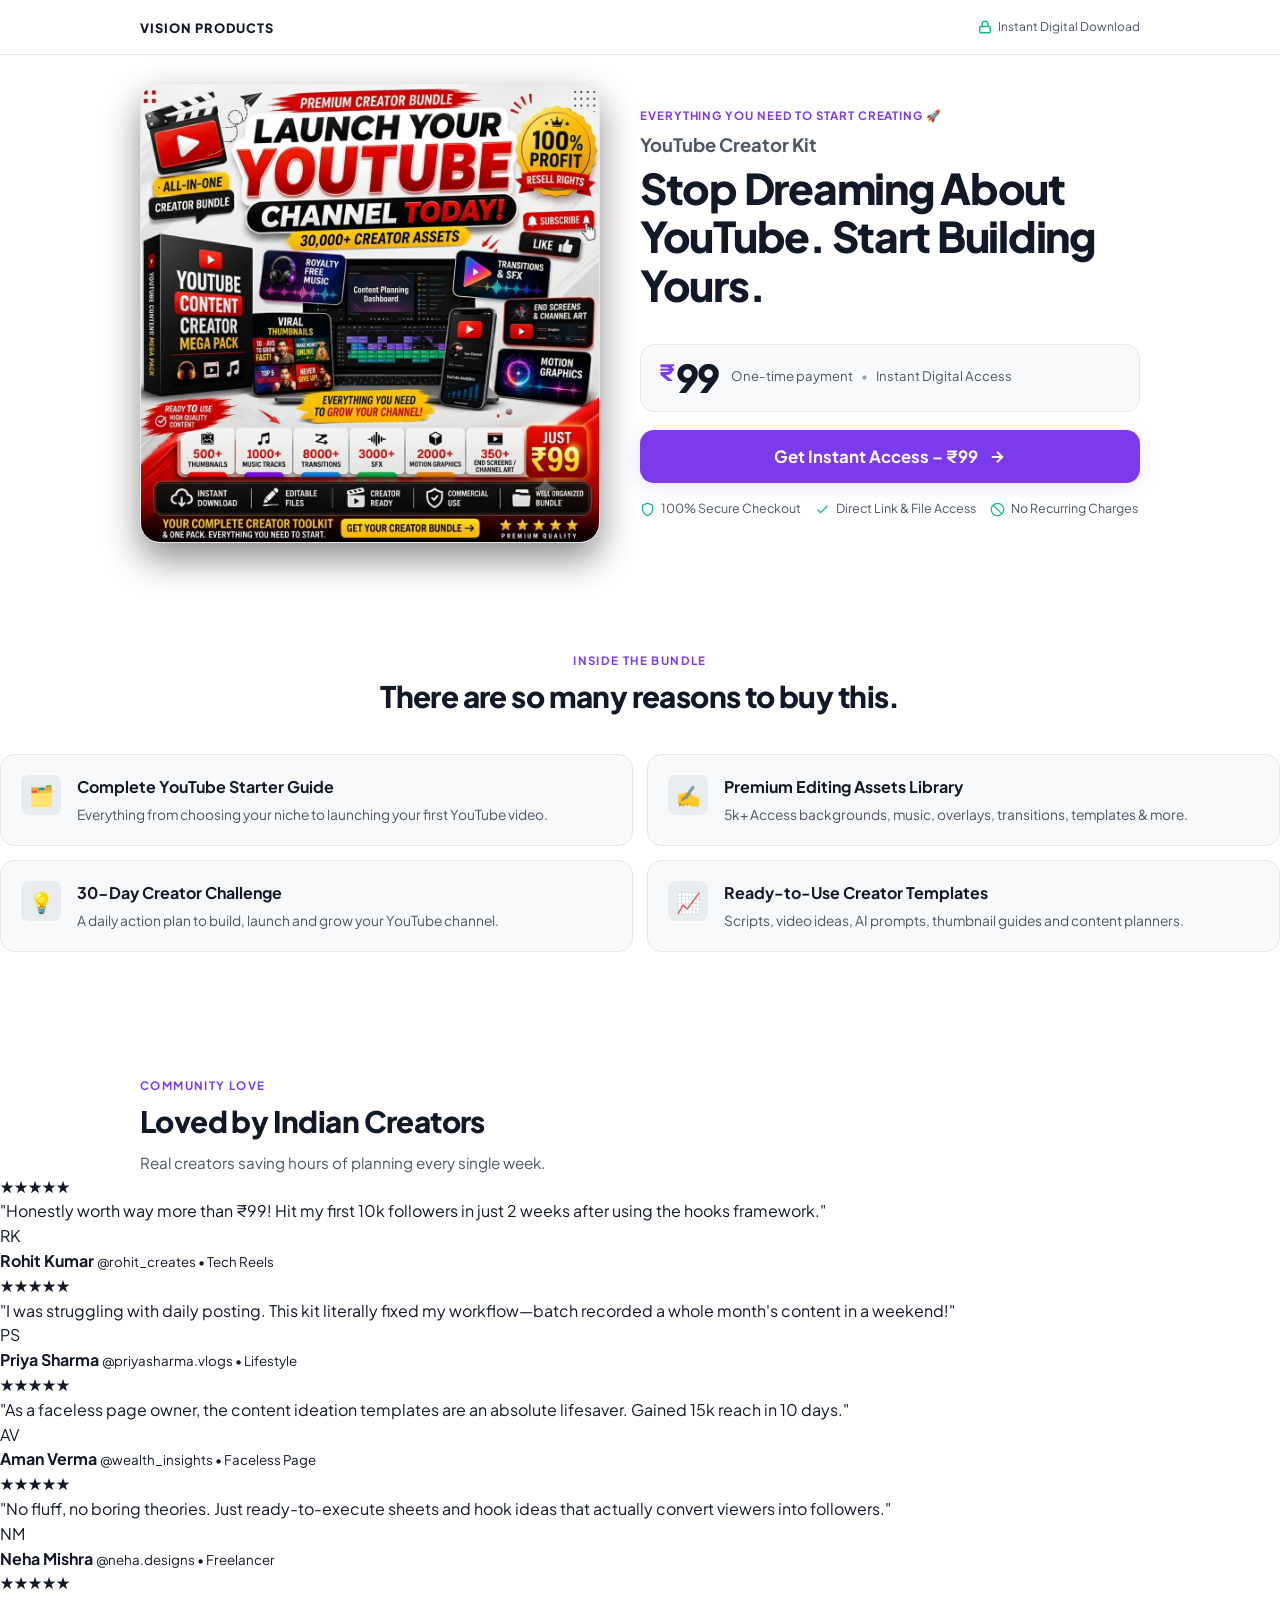
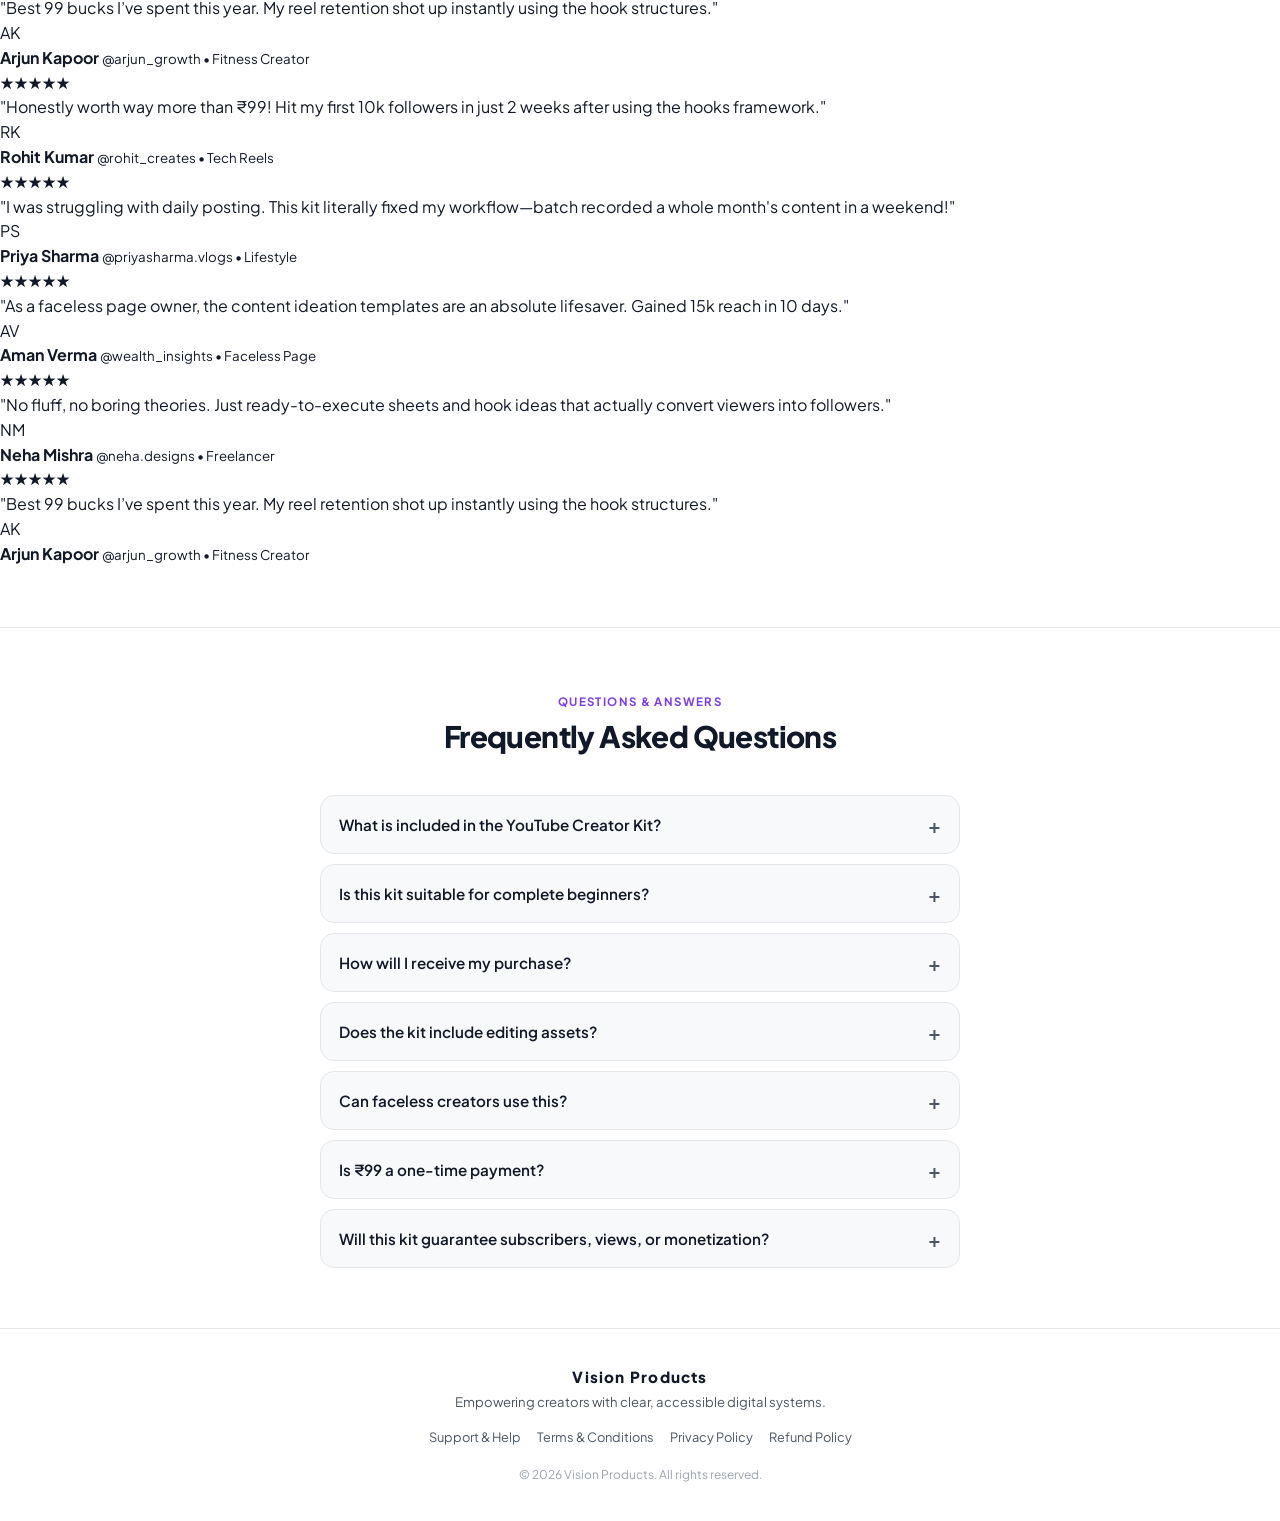
<file: index.html>
<!DOCTYPE html>
<html lang="en">
<head>
  <meta charset="UTF-8">
  <meta name="viewport" content="width=device-width, initial-scale=1.0">
  <title>Universal Creator Kit – Vision Products</title>
  <meta name="description" content="Plan content, organize ideas, and build a consistent posting workflow without starting from zero. Ready-to-use digital resources for ₹99.">
  
  <!-- Preconnect and Fonts -->
  <link rel="preconnect" href="https://fonts.googleapis.com">
  <link rel="preconnect" href="https://fonts.gstatic.com" crossorigin>
  <link href="https://fonts.googleapis.com/css2?family=Plus+Jakarta+Sans:wght@400;500;600;700;800&display=swap" rel="stylesheet">
  
  <!-- Stylesheet -->
  <link rel="stylesheet" href="style3.css">

  <!-- Meta Pixel Code -->
<script>
!function(f,b,e,v,n,t,s)
{if(f.fbq)return;n=f.fbq=function(){n.callMethod?
n.callMethod.apply(n,arguments):n.queue.push(arguments)};
if(!f._fbq)f._fbq=n;n.push=n;n.loaded=!0;n.version='2.0';
n.queue=[];t=b.createElement(e);t.async=!0;
t.src=v;s=b.getElementsByTagName(e)[0];
s.parentNode.insertBefore(t,s)}(window, document,'script',
'https://connect.facebook.net/en_US/fbevents.js');
fbq('init', '3309897899209915');
fbq('track', 'PageView');
</script>
<noscript><img height="1" width="1" style="display:none"
src="https://www.facebook.com/tr?id=3309897899209915&ev=PageView&noscript=1"
/></noscript>
<!-- End Meta Pixel Code -->
</head>
<body>

  <!-- Top Navigation -->
  <header class="header">
    <div class="container header-inner">
      <div class="brand">
        <span class="brand-badge">VISION PRODUCTS</span>
      </div>
      <div class="header-secure">
        <svg width="14" height="14" viewBox="0 0 24 24" fill="none" stroke="currentColor" stroke-width="2.5"><rect x="3" y="11" width="18" height="11" rx="2" ry="2"></rect><path d="M7 11V7a5 5 0 0 1 10 0v4"></path></svg>
        <span>Instant Digital Download</span>
      </div>
    </div>
  </header>

  <main>
    <!-- SECTION 1: HERO / PRODUCT OFFER -->
    <section class="hero-section" id="hero">
      <div class="container hero-container">
        
        <!-- 1:1 Creative Visual -->
        <div class="hero-visual-wrapper">
          <div class="image-aspect-box">
            <img 
              id="hero-product-img" 
              src="yt1.png" 
              alt="Universal Creator Kit – Visual Preview" 
              width="600" 
              height="600"
              loading="eager"
            >
          </div>
        </div>

        <!-- Offer Details -->
        <div class="hero-details">
          <span class="tag">Everything You Need to Start Creating 🚀</span>
          <h1 class="product-title">YouTube Creator Kit</h1>
          <p class="hero-headline">Stop Dreaming About YouTube. Start Building Yours.</p>
          <p class="hero-subheadline">
            
          </p>

          <!-- Pricing Block -->
          <div class="price-box">
            <div class="price-main">
              <span class="currency">₹</span>
              <span class="amount" id="display-price">99</span>
            </div>
            <div class="price-meta">
              <span class="price-type">One-time payment</span>
              <span class="price-dot">•</span>
              <span class="price-format">Instant Digital Access</span>
            </div>
          </div>

          <!-- Primary CTA Button -->
          <button class="btn btn-primary btn-cta js-buy-btn" aria-label="Get Instant Access for 99 Rupees">
            <span>Get Instant Access – ₹<span class="btn-price">99</span></span>
            <svg width="18" height="18" viewBox="0 0 24 24" fill="none" stroke="currentColor" stroke-width="2.5"><line x1="5" y1="12" x2="19" y2="12"></line><polyline points="12 5 19 12 12 19"></polyline></svg>
          </button>

          <!-- Micro-Trust Badges -->
          <div class="trust-list">
            <div class="trust-item">
              <svg width="15" height="15" viewBox="0 0 24 24" fill="none" stroke="currentColor" stroke-width="2"><path d="M12 22s8-4 8-10V5l-8-3-8 3v7c0 6 8 10 8 10z"></path></svg>
              <span>100% Secure Checkout</span>
            </div>
            <div class="trust-item">
              <svg width="15" height="15" viewBox="0 0 24 24" fill="none" stroke="currentColor" stroke-width="2"><polyline points="20 6 9 17 4 12"></polyline></svg>
              <span>Direct Link & File Access</span>
            </div>
            <div class="trust-item">
              <svg width="15" height="15" viewBox="0 0 24 24" fill="none" stroke="currentColor" stroke-width="2"><circle cx="12" cy="12" r="10"></circle><line x1="4.93" y1="4.93" x2="19.07" y2="19.07"></line></svg>
              <span>No Recurring Charges</span>
            </div>
          </div>

        </div>
      </div>
    </section>

    

    <!-- SECTION 3: WHAT YOU'LL GET -->
    <section class="section what-you-get">
      
        <div class="section-header">
          <span class="section-label">INSIDE THE BUNDLE</span>
          <h2 class="section-title">There are so many reasons to buy this.</h2>
          <p class="section-desc"></p>
        </div>

        <!-- Dynamic Content injected via script.js -->
        <div class="contents-grid" id="product-contents-grid"></div>

        
    </section>

    

    

    <!-- SECTION 6: TESTIMONIALS (Hidden by default until verified reviews are added) -->
    <section class="section section-bordered testimonials-section" id="testimonials" style="display: none;">
      <div class="container">
        <div class="section-header">
          <span class="section-label">COMMUNITY FEEDBACK</span>
          <h2 class="section-title">What Creators Are Saying.</h2>
        </div>

        <div class="testimonials-grid">
          <!-- Placeholder Card 1 -->
          <div class="testimonial-card">
            <p class="review-text">"Placeholder: Paste verified customer feedback here once received."</p>
            <div class="reviewer-meta">
              <div class="reviewer-avatar">C</div>
              <div>
                <strong>Creator Name</strong>
                <span class="verified-tag">Verified Purchase</span>
              </div>
            </div>
          </div>
        </div>
      </div>
    </section>

        <!-- AUTO INFINITE SCROLLING TESTIMONIALS -->
    <section class="section testimonials-ticker-section">
      <div class="container text-center">
        <span class="section-label">COMMUNITY LOVE</span>
        <h2 class="section-title">Loved by Indian Creators</h2>
        <p class="section-desc">Real creators saving hours of planning every single week.</p>
      </div>

      <!-- Marquee Carousel Wrapper -->
      <div class="ticker-wrapper">
        <div class="ticker-track">
          
          <!-- Card 1 -->
          <div class="ticker-card">
            <div class="ticker-stars">★★★★★</div>
            <p class="ticker-quote">"Honestly worth way more than ₹99! Hit my first 10k followers in just 2 weeks after using the hooks framework."</p>
            <div class="ticker-author">
              <span class="ticker-avatar">RK</span>
              <div>
                <strong>Rohit Kumar</strong>
                <small>@rohit_creates • Tech Reels</small>
              </div>
            </div>
          </div>

          <!-- Card 2 -->
          <div class="ticker-card">
            <div class="ticker-stars">★★★★★</div>
            <p class="ticker-quote">"I was struggling with daily posting. This kit literally fixed my workflow—batch recorded a whole month's content in a weekend!"</p>
            <div class="ticker-author">
              <span class="ticker-avatar">PS</span>
              <div>
                <strong>Priya Sharma</strong>
                <small>@priyasharma.vlogs • Lifestyle</small>
              </div>
            </div>
          </div>

          <!-- Card 3 -->
          <div class="ticker-card">
            <div class="ticker-stars">★★★★★</div>
            <p class="ticker-quote">"As a faceless page owner, the content ideation templates are an absolute lifesaver. Gained 15k reach in 10 days."</p>
            <div class="ticker-author">
              <span class="ticker-avatar">AV</span>
              <div>
                <strong>Aman Verma</strong>
                <small>@wealth_insights • Faceless Page</small>
              </div>
            </div>
          </div>

          <!-- Card 4 -->
          <div class="ticker-card">
            <div class="ticker-stars">★★★★★</div>
            <p class="ticker-quote">"No fluff, no boring theories. Just ready-to-execute sheets and hook ideas that actually convert viewers into followers."</p>
            <div class="ticker-author">
              <span class="ticker-avatar">NM</span>
              <div>
                <strong>Neha Mishra</strong>
                <small>@neha.designs • Freelancer</small>
              </div>
            </div>
          </div>

          <!-- Card 5 -->
          <div class="ticker-card">
            <div class="ticker-stars">★★★★★</div>
            <p class="ticker-quote">"Best 99 bucks I’ve spent this year. My reel retention shot up instantly using the hook structures."</p>
            <div class="ticker-author">
              <span class="ticker-avatar">AK</span>
              <div>
                <strong>Arjun Kapoor</strong>
                <small>@arjun_growth • Fitness Creator</small>
              </div>
            </div>
          </div>

          <!-- ================= DUPLICATE SET FOR INFINITE SEAMLESS LOOP ================= -->
          
          <div class="ticker-card" aria-hidden="true">
            <div class="ticker-stars">★★★★★</div>
            <p class="ticker-quote">"Honestly worth way more than ₹99! Hit my first 10k followers in just 2 weeks after using the hooks framework."</p>
            <div class="ticker-author">
              <span class="ticker-avatar">RK</span>
              <div>
                <strong>Rohit Kumar</strong>
                <small>@rohit_creates • Tech Reels</small>
              </div>
            </div>
          </div>

          <div class="ticker-card" aria-hidden="true">
            <div class="ticker-stars">★★★★★</div>
            <p class="ticker-quote">"I was struggling with daily posting. This kit literally fixed my workflow—batch recorded a whole month's content in a weekend!"</p>
            <div class="ticker-author">
              <span class="ticker-avatar">PS</span>
              <div>
                <strong>Priya Sharma</strong>
                <small>@priyasharma.vlogs • Lifestyle</small>
              </div>
            </div>
          </div>

          <div class="ticker-card" aria-hidden="true">
            <div class="ticker-stars">★★★★★</div>
            <p class="ticker-quote">"As a faceless page owner, the content ideation templates are an absolute lifesaver. Gained 15k reach in 10 days."</p>
            <div class="ticker-author">
              <span class="ticker-avatar">AV</span>
              <div>
                <strong>Aman Verma</strong>
                <small>@wealth_insights • Faceless Page</small>
              </div>
            </div>
          </div>

          <div class="ticker-card" aria-hidden="true">
            <div class="ticker-stars">★★★★★</div>
            <p class="ticker-quote">"No fluff, no boring theories. Just ready-to-execute sheets and hook ideas that actually convert viewers into followers."</p>
            <div class="ticker-author">
              <span class="ticker-avatar">NM</span>
              <div>
                <strong>Neha Mishra</strong>
                <small>@neha.designs • Freelancer</small>
              </div>
            </div>
          </div>

          <div class="ticker-card" aria-hidden="true">
            <div class="ticker-stars">★★★★★</div>
            <p class="ticker-quote">"Best 99 bucks I’ve spent this year. My reel retention shot up instantly using the hook structures."</p>
            <div class="ticker-author">
              <span class="ticker-avatar">AK</span>
              <div>
                <strong>Arjun Kapoor</strong>
                <small>@arjun_growth • Fitness Creator</small>
              </div>
            </div>
          </div>

        </div>
      </div>
    </section>


    <!-- SECTION 8: FAQ ACCORDION -->
    <section class="section section-bordered faq-section">
      <div class="container faq-container">
        <div class="section-header">
          <span class="section-label">QUESTIONS & ANSWERS</span>
          <h2 class="section-title">Frequently Asked Questions</h2>
        </div>

        <div class="faq-list">
          
          <div class="faq-item">
            <button class="faq-question" aria-expanded="false">
              <span>What is included in the YouTube Creator Kit?</span>
              <span class="faq-arrow">+</span>
            </button>
            <div class="faq-answer">
              <p>The kit includes a complete beginner-to-creator roadmap, niche selection guide, channel branding tutorials, video creation strategies, editing resources, ready-to-use templates, thumbnail guidance, and a structured 30-day YouTube launch planner.</p>
            </div>
          </div>

          <div class="faq-item">
            <button class="faq-question" aria-expanded="false">
              <span>Is this kit suitable for complete beginners?</span>
              <span class="faq-arrow">+</span>
            </button>
            <div class="faq-answer">
              <p>Absolutely! Even if you've never created a YouTube channel before, this kit guides you step by step—from choosing your niche and creating your channel to editing and publishing your first video.</p>
            </div>
          </div>

          <div class="faq-item">
            <button class="faq-question" aria-expanded="false">
              <span>How will I receive my purchase?</span>
              <span class="faq-arrow">+</span>
            </button>
            <div class="faq-answer">
              <p>Immediately after successful checkout on Razorpay, you will be redirected to the official download page. A copy of the download details is also sent to your entered email.</p>
            </div>
          </div>

          <div class="faq-item">
            <button class="faq-question" aria-expanded="false">
              <span>Does the kit include editing assets?</span>
              <span class="faq-arrow">+</span>
            </button>
            <div class="faq-answer">
              <p>Yes! You'll receive access to our editing assets library, featuring resources such as backgrounds, music, sound effects, overlays, transitions, templates, and more. Individual asset usage is subject to its applicable license.</p>
            </div>
          </div>

          <div class="faq-item">
            <button class="faq-question" aria-expanded="false">
              <span>Can faceless creators use this?</span>
              <span class="faq-arrow">+</span>
            </button>
            <div class="faq-answer">
              <p>Absolutely. The planning frameworks and idea categorization methods apply equally whether you show your face or run faceless voiceover and curation accounts.</p>
            </div>
          </div>

          <div class="faq-item">
            <button class="faq-question" aria-expanded="false">
              <span>Is ₹99 a one-time payment?</span>
              <span class="faq-arrow">+</span>
            </button>
            <div class="faq-answer">
              <p>Yes, completely. There are no monthly subscriptions, hidden memberships, or automatic renewals.</p>
            </div>
          </div>

                    <div class="faq-item">
            <button class="faq-question" aria-expanded="false">
              <span>Will this kit guarantee subscribers, views, or monetization?</span>
              <span class="faq-arrow">+</span>
            </button>
            <div class="faq-answer">
              <p>Probably Yup, kit can guarantee YouTube success. However, our Creator Kit provides the tools, resources, strategies, and structured guidance to help you start confidently, avoid common beginner mistakes, and build a foundation for long-term growth.</p>
            </div>
          </div>


          

        </div>
      </div>
    </section>
  </main>

  <!-- SECTION 9: FOOTER -->
  <footer class="footer">
    <div class="container footer-inner">
      <div class="footer-brand">Vision Products</div>
      <p class="footer-sub">Empowering creators with clear, accessible digital systems.</p>
      
      <div class="footer-links">
        <a href="https://visionmakes.netlify.app/coming-soon.html">Support & Help</a>
        <a href="https://visionmakes.netlify.app/coming-soon.html">Terms & Conditions</a>
        <a href="https://visionmakes.netlify.app/coming-soon.html">Privacy Policy</a>
        <a href="https://visionmakes.netlify.app/coming-soon.html">Refund Policy</a>
      </div>

      <div class="footer-copy">
        © 2026 Vision Products. All rights reserved.
      </div>
    </div>
  </footer>

  <!-- MOBILE STICKY BOTTOM PURCHASE BAR -->
  <div class="mobile-sticky-bar" id="mobileStickyBar">
    <div class="sticky-bar-content">
      <div class="sticky-price-info">
        <span class="sticky-label">One-Time Access</span>
        <span class="sticky-price">₹99</span>
      </div>
      <button class="btn btn-primary sticky-btn js-buy-btn" aria-label="Buy Universal Creator Kit Now">
        <span>Buy Now →</span>
      </button>
    </div>
  </div>

  

  <!-- JavaScript -->
  <script src="script3.js"></script>
</body>
</html>
</file>
<file: style3.css>
/* ========================================================
   CSS RESET & DESIGN TOKENS
   Apple-clean, D2C dark-mode theme with subtle purple accents
   ======================================================== */
:root {
  /* Clean White Theme Backgrounds */
  --bg-primary: #ffffff;
  --bg-surface: #f8f9fa;
  --bg-surface-elevated: #f1f3f5;
  --bg-subtle: #e9ecef;
  
  /* Text Colors for White Background */
  --text-main: #111827;
  --text-muted: #4b5563;
  --text-dark: #9ca3af;

  /* Accent Purple */
  --accent-purple: #7c3aed;
  --accent-purple-hover: #6d28d9;
  --accent-purple-glow: rgba(124, 58, 237, 0.15);

  /* Subtle Borders & Shadows */
  --border-subtle: #e5e7eb;
  --border-focus: rgba(124, 58, 237, 0.4);

  --font-family: 'Plus Jakarta Sans', -apple-system, BlinkMacSystemFont, "Segoe UI", Roboto, sans-serif;
  
  --radius-sm: 8px;
  --radius-md: 14px;
  --radius-lg: 20px;
  
  --max-w-content: 1040px;
  --transition-fast: 0.18s ease-in-out;
}


*, *::before, *::after {
  box-sizing: border-box;
  margin: 0;
  padding: 0;
}

html {
  font-family: var(--font-family);
  background-color: var(--bg-primary);
  color: var(--text-main);
  scroll-behavior: smooth;
  -webkit-font-smoothing: antialiased;
  -moz-osx-font-smoothing: grayscale;
}

body {
  line-height: 1.55;
  padding-bottom: 78px; /* space for mobile sticky bar */
}

@media (min-width: 769px) {
  body {
    padding-bottom: 0;
  }
}

img {
  max-width: 100%;
  display: block;
}

/* ========================================================
   LAYOUT & CONTAINERS
   ======================================================== */
.container {
  width: 100%;
  max-width: var(--max-w-content);
  margin: 0 auto;
  padding: 0 20px;
}

.section {
  padding: 60px 0;
}

.section-bordered {
  border-top: 1px solid var(--border-subtle);
}

.section-header {
  text-align: center;
  max-width: 620px;
  margin: 0 auto 40px auto;
}

.section-label {
  display: inline-block;
  font-size: 0.72rem;
  letter-spacing: 0.12em;
  font-weight: 700;
  color: var(--accent-purple);
  margin-bottom: 8px;
  text-transform: uppercase;
}

.section-title {
  font-size: 1.85rem;
  font-weight: 800;
  line-height: 1.22;
  letter-spacing: -0.02em;
  color: var(--text-main);
  margin-bottom: 12px;
}

.section-desc {
  font-size: 0.95rem;
  color: var(--text-muted);
}

/* ========================================================
   HEADER
   ======================================================== */
.header {
  border-bottom: 1px solid var(--border-subtle);
  background: rgba(255, 255, 255, 0.88); /* Changed to white blur */
  backdrop-filter: blur(12px);
  -webkit-backdrop-filter: blur(12px);
  position: sticky;
  top: 0;
  z-index: 50;
}


.header-inner {
  height: 54px;
  display: flex;
  align-items: center;
  justify-content: space-between;
}

.brand-badge {
  font-size: 0.8rem;
  font-weight: 800;
  letter-spacing: 0.08em;
  color: var(--text-main);
}

.header-secure {
  display: flex;
  align-items: center;
  gap: 6px;
  font-size: 0.75rem;
  color: var(--text-muted);
}

.header-secure svg {
  color: #10b981;
}

/* ========================================================
   HERO / PRODUCT OFFER SECTION
   ======================================================== */
.hero-section {
  padding: 28px 0 44px 0;
}

.hero-container {
  display: flex;
  flex-direction: column;
  gap: 28px;
  align-items: center;
}

/* 1:1 Creative Container */
.hero-visual-wrapper {
  width: 100%;
  max-width: 440px; /* balanced desktop bounds */
  margin: 0 auto;
}

.image-aspect-box {
  width: 100%;
  aspect-ratio: 1 / 1;
  position: relative;
  background-color: var(--bg-surface);
  border-radius: var(--radius-lg);
  overflow: hidden;
  border: 1px solid var(--border-subtle);
  box-shadow: 0 16px 36px rgba(0, 0, 0, 0.45);
}

.image-aspect-box img {
  width: 100%;
  height: 100%;
  object-fit: cover;
}

/* Offer Content */
.hero-details {
  width: 100%;
  max-width: 520px;
  display: flex;
  flex-direction: column;
  text-align: left;
}

.tag {
  display: inline-block;
  font-size: 0.72rem;
  font-weight: 700;
  color: var(--accent-purple);
  text-transform: uppercase;
  letter-spacing: 0.08em;
  margin-bottom: 6px;
}

.product-title {
  font-size: 1.15rem;
  font-weight: 700;
  color: var(--text-muted);
  margin-bottom: 4px;
}

.hero-headline {
  font-size: 2.15rem;
  font-weight: 800;
  line-height: 1.15;
  letter-spacing: -0.03em;
  color: var(--text-main);
  margin-bottom: 12px;
}

.hero-subheadline {
  font-size: 0.96rem;
  color: var(--text-muted);
  line-height: 1.5;
  margin-bottom: 22px;
}

/* Price Display */
.price-box {
  display: flex;
  align-items: baseline;
  gap: 12px;
  background: var(--bg-surface);
  padding: 14px 18px;
  border-radius: var(--radius-md);
  border: 1px solid var(--border-subtle);
  margin-bottom: 18px;
}

.price-main {
  display: flex;
  align-items: flex-start;
  font-weight: 800;
  color: var(--text-main);
}

.currency {
  font-size: 1.4rem;
  line-height: 1.2;
  margin-right: 2px;
  color: var(--accent-purple);
}

.amount {
  font-size: 2.4rem;
  line-height: 1;
  letter-spacing: -0.04em;
}

.price-meta {
  display: flex;
  align-items: center;
  gap: 8px;
  font-size: 0.82rem;
  color: var(--text-muted);
}

.price-dot {
  color: var(--text-dark);
}

/* Buttons */
.btn {
  display: inline-flex;
  align-items: center;
  justify-content: center;
  gap: 10px;
  border: none;
  cursor: pointer;
  font-family: inherit;
  font-weight: 700;
  border-radius: var(--radius-md);
  text-decoration: none;
  transition: transform var(--transition-fast), background-color var(--transition-fast), box-shadow var(--transition-fast);
}

.btn:active {
  transform: scale(0.98);
}

.btn-primary {
  background-color: var(--accent-purple);
  color: #ffffff;
  padding: 16px 24px;
  font-size: 1.05rem;
  box-shadow: 0 4px 18px var(--accent-purple-glow);
  width: 100%;
}

.btn-primary:hover {
  background-color: var(--accent-purple-hover);
}

.btn-secondary {
  background-color: var(--bg-surface-elevated);
  border: 1px solid var(--border-subtle);
  color: var(--text-main);
  padding: 14px 24px;
  font-size: 0.95rem;
}

.btn-secondary:hover {
  border-color: var(--accent-purple);
}

.btn-lg {
  padding: 18px 28px;
  font-size: 1.15rem;
}

/* Micro-Trust Badges */
.trust-list {
  display: flex;
  flex-wrap: wrap;
  justify-content: flex-start;
  gap: 14px;
  margin-top: 16px;
}

.trust-item {
  display: flex;
  align-items: center;
  gap: 6px;
  font-size: 0.78rem;
  color: var(--text-muted);
}

.trust-item svg {
  color: #10b981;
}

/* ========================================================
   SECTION 2: PROBLEMS & SOLUTION
   ======================================================== */
.problem-grid {
  display: grid;
  grid-template-columns: 1fr;
  gap: 14px;
}

.problem-card {
  background: var(--bg-surface);
  border: 1px solid var(--border-subtle);
  border-radius: var(--radius-md);
  padding: 22px;
}

.problem-icon {
  font-size: 1.6rem;
  margin-bottom: 12px;
}

.problem-card h3 {
  font-size: 1.05rem;
  font-weight: 700;
  margin-bottom: 6px;
  color: var(--text-main);
}

.problem-card p {
  font-size: 0.88rem;
  color: var(--text-muted);
}

.solution-highlight {
  margin-top: 24px;
  padding: 20px;
  border-radius: var(--radius-md);
  background: var(--bg-surface-elevated);
  border-left: 3px solid var(--accent-purple);
}

.solution-lead {
  font-size: 0.92rem;
  color: var(--text-main);
  line-height: 1.5;
}

/* ========================================================
   SECTION 3: WHAT YOU'LL GET (DYNAMIC CARDS)
   ======================================================== */
.contents-grid {
  display: grid;
  grid-template-columns: 1fr;
  gap: 14px;
}

.content-card {
  background: var(--bg-surface);
  border: 1px solid var(--border-subtle);
  border-radius: var(--radius-md);
  padding: 20px;
  display: flex;
  align-items: flex-start;
  gap: 16px;
}

.content-card-icon {
  width: 40px;
  height: 40px;
  border-radius: var(--radius-sm);
  background: var(--bg-subtle);
  display: flex;
  align-items: center;
  justify-content: center;
  font-size: 1.25rem;
  flex-shrink: 0;
}

.content-card-text h3 {
  font-size: 1rem;
  font-weight: 700;
  margin-bottom: 4px;
}

.content-card-text p {
  font-size: 0.86rem;
  color: var(--text-muted);
}

.mid-cta-wrapper {
  margin-top: 36px;
  text-align: center;
}

/* ========================================================
   SECTION 4: PRODUCT PREVIEWS & LIGHTBOX
   ======================================================== */
.preview-gallery {
  display: grid;
  grid-template-columns: 1fr;
  gap: 18px;
}

.preview-card {
  background: var(--bg-surface);
  border: 1px solid var(--border-subtle);
  border-radius: var(--radius-md);
  padding: 12px;
  cursor: pointer;
  transition: border-color var(--transition-fast), transform var(--transition-fast);
}

.preview-card:hover {
  border-color: var(--border-focus);
  transform: translateY(-2px);
}

.preview-thumb-box {
  width: 100%;
  aspect-ratio: 16 / 10;
  background: var(--bg-primary);
  border-radius: var(--radius-sm);
  overflow: hidden;
  position: relative;
  display: flex;
  align-items: center;
  justify-content: center;
}

.preview-thumb-box img {
  width: 100%;
  height: 100%;
  object-fit: cover;
}

.preview-zoom-badge {
  position: absolute;
  bottom: 8px;
  right: 8px;
  background: rgba(0, 0, 0, 0.7);
  color: #fff;
  font-size: 0.72rem;
  font-weight: 600;
  padding: 4px 8px;
  border-radius: 4px;
  backdrop-filter: blur(4px);
}

.preview-caption {
  display: block;
  font-size: 0.85rem;
  font-weight: 600;
  color: var(--text-muted);
  margin-top: 10px;
  text-align: center;
}

/* Lightbox Modal */
.lightbox {
  position: fixed;
  inset: 0;
  z-index: 100;
  display: none;
  align-items: center;
  justify-content: center;
}

.lightbox.active {
  display: flex;
}

.lightbox-overlay {
  position: absolute;
  inset: 0;
  background: rgba(0, 0, 0, 0.88);
  backdrop-filter: blur(8px);
}

.lightbox-content {
  position: relative;
  z-index: 101;
  max-width: 90vw;
  max-height: 85vh;
}

.lightbox-content img {
  max-width: 100%;
  max-height: 85vh;
  border-radius: var(--radius-md);
  border: 1px solid var(--border-subtle);
  box-shadow: 0 20px 40px rgba(0,0,0,0.8);
}

.lightbox-close {
  position: absolute;
  top: -42px;
  right: 0;
  background: transparent;
  border: none;
  color: #ffffff;
  font-size: 2rem;
  cursor: pointer;
  line-height: 1;
}

/* ========================================================
   SECTION 5: WHO IS THIS FOR?
   ======================================================== */
.audience-grid {
  display: grid;
  grid-template-columns: 1fr;
  gap: 14px;
}

.audience-card {
  background: var(--bg-surface);
  border: 1px solid var(--border-subtle);
  border-radius: var(--radius-md);
  padding: 20px;
}

.audience-check {
  display: inline-flex;
  align-items: center;
  justify-content: center;
  width: 24px;
  height: 24px;
  border-radius: 50%;
  background: var(--accent-purple-glow);
  color: var(--accent-purple);
  font-size: 0.82rem;
  font-weight: 800;
  margin-bottom: 12px;
}

.audience-card h3 {
  font-size: 1.05rem;
  font-weight: 700;
  margin-bottom: 6px;
}

.audience-card p {
  font-size: 0.88rem;
  color: var(--text-muted);
}

/* ========================================================
   SECTION 6: TESTIMONIALS
   ======================================================== */
.testimonials-grid {
  display: grid;
  grid-template-columns: 1fr;
  gap: 16px;
}

.testimonial-card {
  background: var(--bg-surface);
  border: 1px solid var(--border-subtle);
  border-radius: var(--radius-md);
  padding: 20px;
}

.review-text {
  font-size: 0.92rem;
  color: var(--text-muted);
  font-style: italic;
  margin-bottom: 14px;
}

.reviewer-meta {
  display: flex;
  align-items: center;
  gap: 10px;
}

.reviewer-avatar {
  width: 36px;
  height: 36px;
  border-radius: 50%;
  background: var(--bg-subtle);
  display: flex;
  align-items: center;
  justify-content: center;
  font-weight: 700;
  font-size: 0.85rem;
}

.reviewer-meta strong {
  display: block;
  font-size: 0.85rem;
}

.verified-tag {
  font-size: 0.72rem;
  color: #10b981;
}

/* ========================================================
   SECTION 7: FINAL PURCHASE
   ======================================================== */
.final-cta-section {
  padding: 40px 0;
}

.final-box {
  background: var(--bg-surface);
  border: 1px solid var(--border-subtle);
  border-radius: var(--radius-lg);
  padding: 36px 20px;
  text-align: center;
}

.final-title {
  font-size: 1.7rem;
  font-weight: 800;
  letter-spacing: -0.02em;
  margin-bottom: 10px;
}

.final-desc {
  font-size: 0.95rem;
  color: var(--text-muted);
  max-width: 500px;
  margin: 0 auto 20px auto;
}

.final-price {
  display: flex;
  flex-direction: column;
  align-items: center;
  margin-bottom: 20px;
}

.final-price-value {
  font-size: 2.2rem;
  font-weight: 800;
  color: var(--text-main);
  line-height: 1.1;
}

.final-price-sub {
  font-size: 0.8rem;
  color: var(--text-muted);
}

.final-secure-note {
  display: block;
  font-size: 0.78rem;
  color: var(--text-muted);
  margin-top: 14px;
}

/* ========================================================
   SECTION 8: FAQ ACCORDION
   ======================================================== */
.faq-container {
  max-width: 680px;
}

.faq-list {
  display: flex;
  flex-direction: column;
  gap: 10px;
}

.faq-item {
  border: 1px solid var(--border-subtle);
  border-radius: var(--radius-md);
  background: var(--bg-surface);
  overflow: hidden;
}

.faq-question {
  width: 100%;
  background: transparent;
  border: none;
  color: var(--text-main);
  padding: 16px 18px;
  display: flex;
  justify-content: space-between;
  align-items: center;
  font-family: inherit;
  font-size: 0.95rem;
  font-weight: 600;
  text-align: left;
  cursor: pointer;
}

.faq-arrow {
  font-size: 1.25rem;
  color: var(--text-muted);
  transition: transform var(--transition-fast);
}

.faq-item.active .faq-arrow {
  transform: rotate(45deg);
  color: var(--accent-purple);
}

.faq-answer {
  display: none;
  padding: 0 18px 16px 18px;
  font-size: 0.88rem;
  color: var(--text-muted);
  line-height: 1.5;
}

.faq-item.active .faq-answer {
  display: block;
}

/* ========================================================
   SECTION 9: FOOTER
   ======================================================== */
.footer {
  border-top: 1px solid var(--border-subtle);
  padding: 36px 0;
  text-align: center;
}

.footer-brand {
  font-weight: 800;
  font-size: 0.95rem;
  letter-spacing: 0.08em;
  margin-bottom: 4px;
}

.footer-sub {
  font-size: 0.82rem;
  color: var(--text-muted);
  margin-bottom: 16px;
}

.footer-links {
  display: flex;
  justify-content: center;
  flex-wrap: wrap;
  gap: 16px;
  margin-bottom: 18px;
}

.footer-links a {
  color: var(--text-muted);
  text-decoration: none;
  font-size: 0.8rem;
  transition: color var(--transition-fast);
}

.footer-links a:hover {
  color: var(--text-main);
}

.footer-copy {
  font-size: 0.75rem;
  color: var(--text-dark);
}

/* ========================================================
   MOBILE STICKY PURCHASE BAR
   ======================================================== */
.mobile-sticky-bar {
  position: fixed;
  bottom: 0;
  left: 0;
  right: 0;
  background: rgba(255, 255, 255, 0.95); /* Changed to white blur */
  backdrop-filter: blur(12px);
  -webkit-backdrop-filter: blur(12px);
  border-top: 1px solid var(--border-subtle);
  padding: 12px 18px;
  z-index: 45;
  box-shadow: 0 -4px 16px rgba(0, 0, 0, 0.08); /* Softer shadow */
}


.sticky-bar-content {
  max-width: 460px;
  margin: 0 auto;
  display: flex;
  align-items: center;
  justify-content: space-between;
  gap: 14px;
}

.sticky-price-info {
  display: flex;
  flex-direction: column;
}

.sticky-label {
  font-size: 0.72rem;
  color: var(--text-muted);
}

.sticky-price {
  font-size: 1.35rem;
  font-weight: 800;
  color: var(--text-main);
  line-height: 1;
}

.sticky-btn {
  padding: 12px 20px;
  font-size: 0.92rem;
  width: auto;
  flex-shrink: 0;
}

/* ========================================================
   RESPONSIVE DESIGN (DESKTOP / TABLET SCALING)
   ======================================================== */
@media (min-width: 768px) {
  .hero-container {
    flex-direction: row;
    align-items: center;
    justify-content: space-between;
    gap: 40px;
  }

  .hero-visual-wrapper {
    max-width: 460px;
  }

  .hero-headline {
    font-size: 2.65rem;
  }

  .problem-grid,
  .contents-grid,
  .audience-grid {
    grid-template-columns: repeat(3, 1fr);
  }

  .contents-grid {
    grid-template-columns: repeat(2, 1fr);
  }

  .preview-gallery {
    grid-template-columns: repeat(3, 1fr);
  }

  .audience-grid {
    grid-template-columns: repeat(2, 1fr);
  }

  .testimonials-grid {
    grid-template-columns: repeat(3, 1fr);
  }

  .final-box {
    padding: 56px 40px;
  }

  .mobile-sticky-bar {
    display: none; /* Hide on tablets and desktops */
  }
}
</file>
